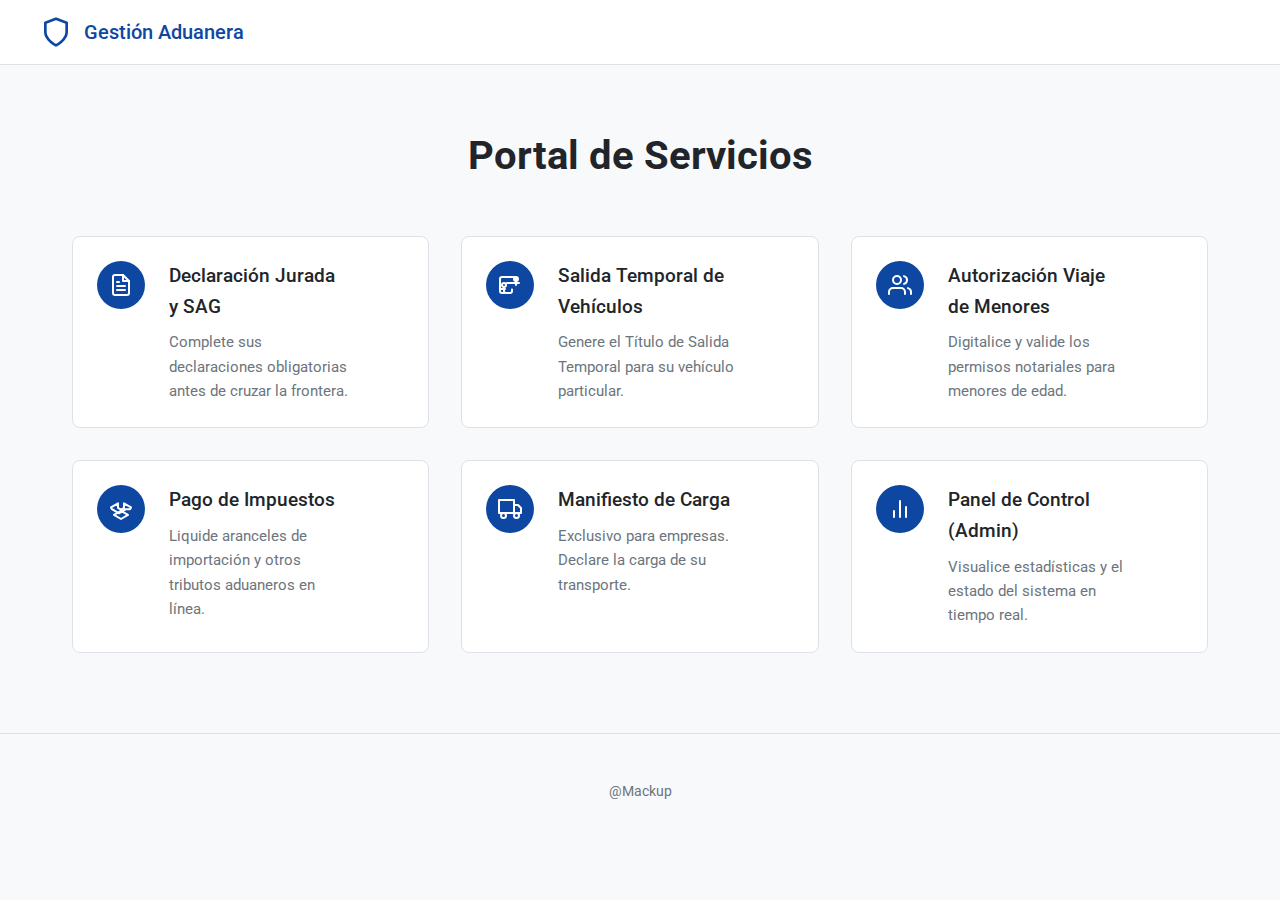
<file: index.html>
<!DOCTYPE html>
<html lang="es">
<head>
    <meta charset="UTF-8">
    <meta name="viewport" content="width=device-width, initial-scale=1.0">
    <title>Sistema Integrado de Gestión Aduanera</title>
    <link rel="stylesheet" href="style.css">
    <link rel="preconnect" href="https://fonts.googleapis.com">
    <link rel="preconnect" href="https://fonts.gstatic.com" crossorigin>
    <link href="https://fonts.googleapis.com/css2?family=Roboto:wght@300;400;500;700&display=swap" rel="stylesheet">
</head>
<body>
    <header class="main-header">
        <div class="header-content">
            <div class="logo">
                <svg xmlns="http://www.w3.org/2000/svg" width="32" height="32" viewBox="0 0 24 24" fill="none" stroke="currentColor" stroke-width="2" stroke-linecap="round" stroke-linejoin="round"><path d="M12 22s8-4 8-10V5l-8-3-8 3v7c0 6 8 10 8 10z"></path></svg>
                <span>Gestión Aduanera</span>
            </div>
        </div>
    </header>

    <main class="portal-container">
        <div class="portal-header">
            <h1>Portal de Servicios</h1>
        </div>
        
        <div class="modulos-grid">
            <a href="declaracion.html" class="modulo-card">
                <div class="card-icon">
                    <svg xmlns="http://www.w3.org/2000/svg" width="24" height="24" viewBox="0 0 24 24" fill="none" stroke="currentColor" stroke-width="2" stroke-linecap="round" stroke-linejoin="round"><path d="M14 2H6a2 2 0 0 0-2 2v16a2 2 0 0 0 2 2h12a2 2 0 0 0 2-2V8z"></path><polyline points="14 2 14 8 20 8"></polyline><line x1="16" y1="13" x2="8" y2="13"></line><line x1="16" y1="17" x2="8" y2="17"></line><polyline points="10 9 9 9 8 9"></polyline></svg>
                </div>
                <div class="card-content">
                    <h3>Declaración Jurada y SAG</h3>
                    <p>Complete sus declaraciones obligatorias antes de cruzar la frontera.</p>
                </div>
                <span class="card-action">Iniciar Trámite</span>
            </a>
            <a href="vehiculos.html" class="modulo-card">
                <div class="card-icon">
                    <svg xmlns="http://www.w3.org/2000/svg" width="24" height="24" viewBox="0 0 24 24" fill="none" stroke="currentColor" stroke-width="2" stroke-linecap="round" stroke-linejoin="round"><path d="M14 16.5V18a2 2 0 0 1-2 2h-4a2 2 0 0 1-2-2v-1.5"></path><path d="M18 12v-6a2 2 0 0 0-2-2H4a2 2 0 0 0-2 2v12a2 2 0 0 0 2 2h2"></path><path d="M7 16H3m18-6H9"></path><circle cx="6" cy="12" r="2"></circle><circle cx="18" cy="6" r="2"></circle></svg>
                </div>
                <div class="card-content">
                    <h3>Salida Temporal de Vehículos</h3>
                    <p>Genere el Título de Salida Temporal para su vehículo particular.</p>
                </div>
                 <span class="card-action">Iniciar Trámite</span>
            </a>
            <a href="menores.html" class="modulo-card">
                <div class="card-icon">
                    <svg xmlns="http://www.w3.org/2000/svg" width="24" height="24" viewBox="0 0 24 24" fill="none" stroke="currentColor" stroke-width="2" stroke-linecap="round" stroke-linejoin="round"><path d="M17 21v-2a4 4 0 0 0-4-4H5a4 4 0 0 0-4 4v2"></path><circle cx="9" cy="7" r="4"></circle><path d="M23 21v-2a4 4 0 0 0-3-3.87"></path><path d="M16 3.13a4 4 0 0 1 0 7.75"></path></svg>
                </div>
                <div class="card-content">
                    <h3>Autorización Viaje de Menores</h3>
                    <p>Digitalice y valide los permisos notariales para menores de edad.</p>
                </div>
                 <span class="card-action">Iniciar Trámite</span>
            </a>
            <a href="pago_impuestos.html" class="modulo-card">
                <div class="card-icon">
                    <svg xmlns="http://www.w3.org/2000/svg" width="24" height="24" viewBox="0 0 24 24" fill="none" stroke="currentColor" stroke-width="2" stroke-linecap="round" stroke-linejoin="round"><path d="M21 12.22C21.42 11.64 21.78 11.02 22 10.36l-7-4.04v4.58l-3 1.73-3-1.73V6.32l-7 4.04c.22.66.58 1.28 1 1.86l7 4.04 7-4.04z"/><path d="M12 22l7-4.04-7-4.04-7 4.04L12 22z"/></svg>
                </div>
                <div class="card-content">
                    <h3>Pago de Impuestos</h3>
                    <p>Liquide aranceles de importación y otros tributos aduaneros en línea.</p>
                </div>
                <span class="card-action">Iniciar Trámite</span>
            </a>
            <a href="manifiesto.html" class="modulo-card">
                <div class="card-icon">
                    <svg xmlns="http://www.w3.org/2000/svg" width="24" height="24" viewBox="0 0 24 24" fill="none" stroke="currentColor" stroke-width="2" stroke-linecap="round" stroke-linejoin="round"><rect x="1" y="3" width="15" height="13"/><polygon points="16 8 20 8 23 11 23 16 16 16 16 8"/><circle cx="5.5" cy="18.5" r="2.5"/><circle cx="18.5" cy="18.5" r="2.5"/></svg>
                </div>
                <div class="card-content">
                    <h3>Manifiesto de Carga</h3>
                    <p>Exclusivo para empresas. Declare la carga de su transporte.</p>
                </div>
                <span class="card-action">Iniciar Trámite</span>
            </a>
            <a href="dashboard.html" class="modulo-card">
                <div class="card-icon">
                    <svg xmlns="http://www.w3.org/2000/svg" width="24" height="24" viewBox="0 0 24 24" fill="none" stroke="currentColor" stroke-width="2" stroke-linecap="round" stroke-linejoin="round"><line x1="18" y1="20" x2="18" y2="10"/><line x1="12" y1="20" x2="12" y2="4"/><line x1="6" y1="20" x2="6" y2="14"/></svg>
                </div>
                <div class="card-content">
                    <h3>Panel de Control (Admin)</h3>
                    <p>Visualice estadísticas y el estado del sistema en tiempo real.</p>
                </div>
                <span class="card-action">Acceder</span>
            </a>
        </div>
    </main>
    <footer class="main-footer">
        <p>@Mackup</p>
    </footer>
</body>
</html>
</file>
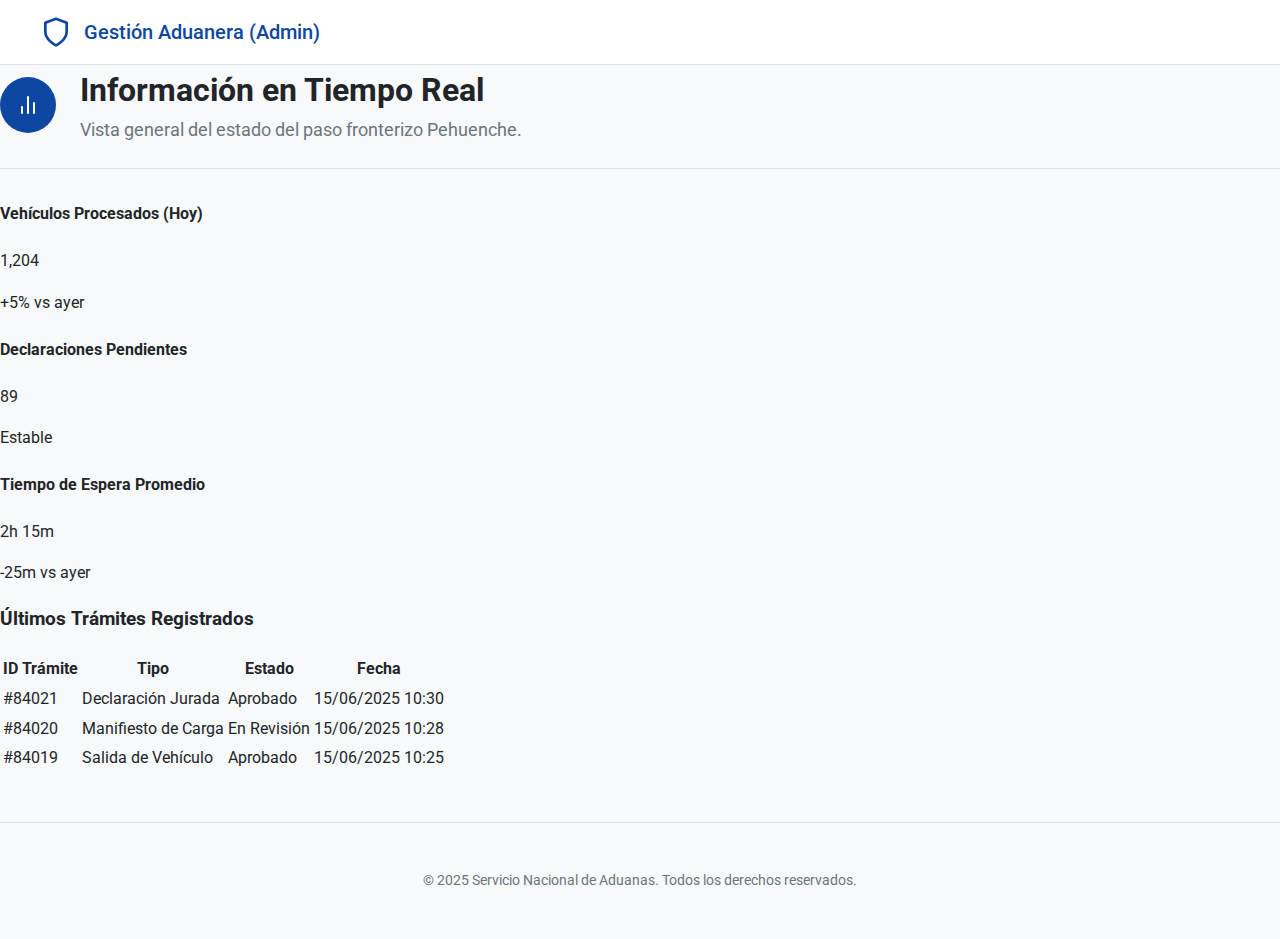
<file: dashboard.html>
<!DOCTYPE html>
<html lang="es">
<head>
    <meta charset="UTF-8">
    <meta name="viewport" content="width=device-width, initial-scale=1.0">
    <title>Panel de Control | Gestión Aduanera</title>
    <link rel="stylesheet" href="style.css">
    <link rel="preconnect" href="https://fonts.googleapis.com">
    <link rel="preconnect" href="https://fonts.gstatic.com" crossorigin>
    <link href="https://fonts.googleapis.com/css2?family=Roboto:wght@300;400;500;700&display=swap" rel="stylesheet">
</head>
<body>
    <header class="main-header">
         <div class="header-content">
            <a href="index.html" class="logo">
                <svg xmlns="http://www.w3.org/2000/svg" width="32" height="32" viewBox="0 0 24 24" fill="none" stroke="currentColor" stroke-width="2" stroke-linecap="round" stroke-linejoin="round"><path d="M12 22s8-4 8-10V5l-8-3-8 3v7c0 6 8 10 8 10z"></path></svg>
                <span>Gestión Aduanera (Admin)</span>
            </a>
        </div>
    </header>
    <main>
        <div class="dashboard-container">
            <div class="module-header">
                <div class="module-header-icon">
                    <svg xmlns="http://www.w3.org/2000/svg" width="24" height="24" viewBox="0 0 24 24" fill="none" stroke="currentColor" stroke-width="2" stroke-linecap="round" stroke-linejoin="round"><line x1="18" y1="20" x2="18" y2="10"/><line x1="12" y1="20" x2="12" y2="4"/><line x1="6" y1="20" x2="6" y2="14"/></svg>
                </div>
                <div class="module-header-text">
                    <h1>Información en Tiempo Real</h1>
                    <p>Vista general del estado del paso fronterizo Pehuenche.</p>
                </div>
            </div>

            <div class="stats-grid">
                <div class="stat-card">
                    <h4>Vehículos Procesados (Hoy)</h4>
                    <p class="stat-number">1,204</p>
                    <span class="stat-change positive">+5% vs ayer</span>
                </div>
                <div class="stat-card">
                    <h4>Declaraciones Pendientes</h4>
                    <p class="stat-number">89</p>
                    <span class="stat-change neutral">Estable</span>
                </div>
                <div class="stat-card">
                    <h4>Tiempo de Espera Promedio</h4>
                    <p class="stat-number">2h 15m</p>
                    <span class="stat-change negative">-25m vs ayer</span>
                </div>
            </div>

            <div class="table-container">
                <h3>Últimos Trámites Registrados</h3>
                <table>
                    <thead>
                        <tr>
                            <th>ID Trámite</th>
                            <th>Tipo</th>
                            <th>Estado</th>
                            <th>Fecha</th>
                        </tr>
                    </thead>
                    <tbody>
                        <tr>
                            <td>#84021</td>
                            <td>Declaración Jurada</td>
                            <td><span class="status approved">Aprobado</span></td>
                            <td>15/06/2025 10:30</td>
                        </tr>
                        <tr>
                            <td>#84020</td>
                            <td>Manifiesto de Carga</td>
                            <td><span class="status pending">En Revisión</span></td>
                            <td>15/06/2025 10:28</td>
                        </tr>
                         <tr>
                            <td>#84019</td>
                            <td>Salida de Vehículo</td>
                            <td><span class="status approved">Aprobado</span></td>
                            <td>15/06/2025 10:25</td>
                        </tr>
                    </tbody>
                </table>
            </div>
        </div>
    </main>
    <footer class="main-footer">
        <p>© 2025 Servicio Nacional de Aduanas. Todos los derechos reservados.</p>
    </footer>
</body>
</html>
</file>
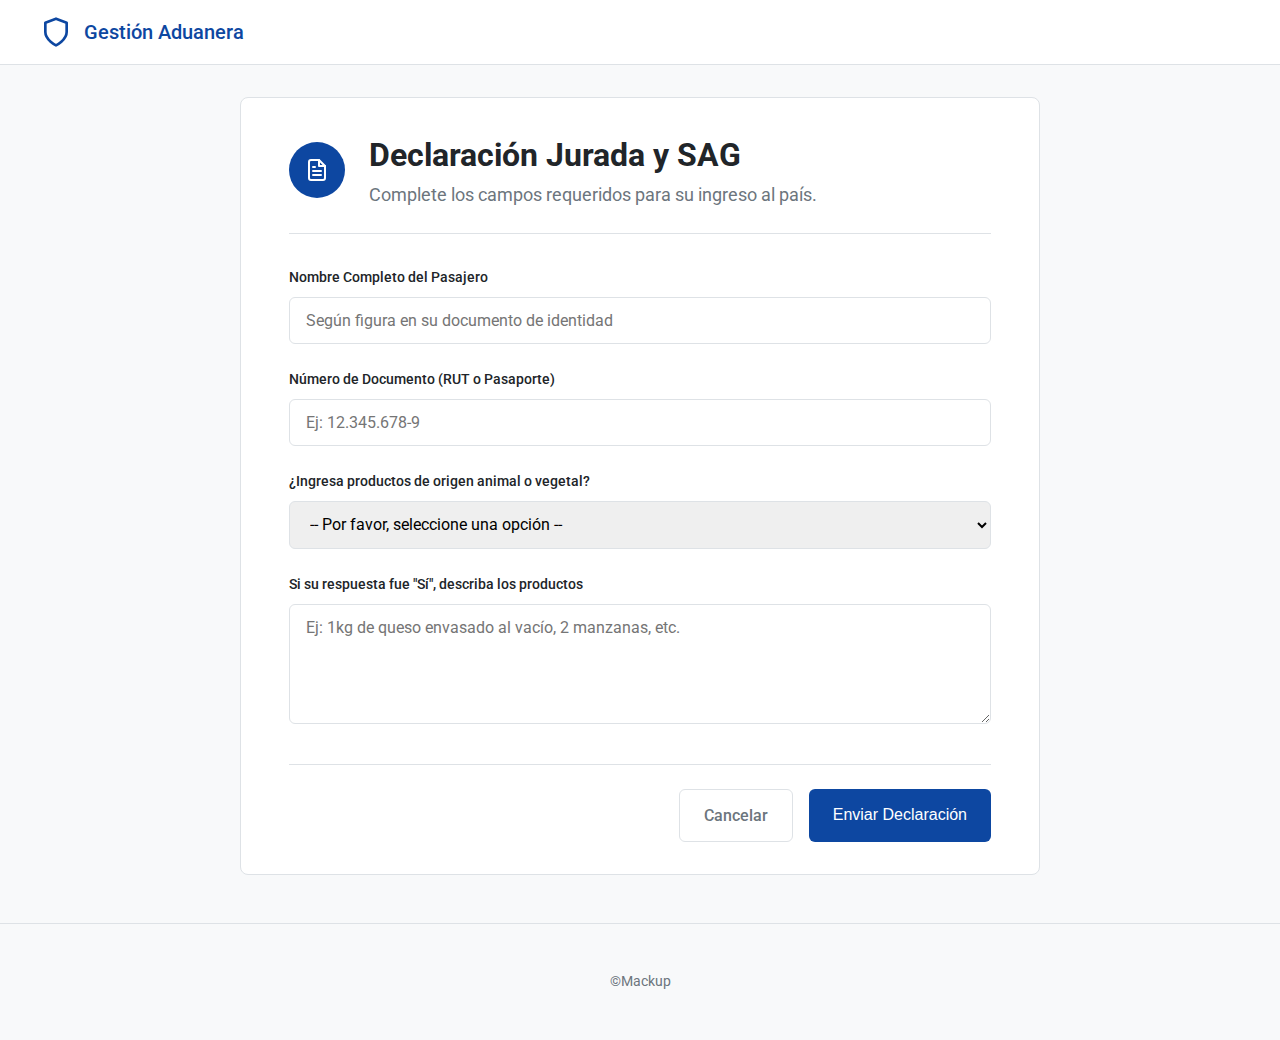
<file: declaracion.html>
<!DOCTYPE html>
<html lang="es">
<head>
    <meta charset="UTF-8">
    <meta name="viewport" content="width=device-width, initial-scale=1.0">
    <title>Declaración Jurada y SAG | Gestión Aduanera</title>
    <link rel="stylesheet" href="style.css">
    <link rel="preconnect" href="https://fonts.googleapis.com">
    <link rel="preconnect" href="https://fonts.gstatic.com" crossorigin>
    <link href="https://fonts.googleapis.com/css2?family=Roboto:wght@300;400;500;700&display=swap" rel="stylesheet">
</head>
<body>

    <header class="main-header">
         <div class="header-content">
            <a href="index.html" class="logo">
                <svg xmlns="http://www.w3.org/2000/svg" width="32" height="32" viewBox="0 0 24 24" fill="none" stroke="currentColor" stroke-width="2" stroke-linecap="round" stroke-linejoin="round"><path d="M12 22s8-4 8-10V5l-8-3-8 3v7c0 6 8 10 8 10z"></path></svg>
                <span>Gestión Aduanera</span>
            </a>
        </div>
    </header>

    <main>
        <div class="module-container">
            <div class="module-header">
                <div class="module-header-icon">
                    <svg xmlns="http://www.w3.org/2000/svg" width="24" height="24" viewBox="0 0 24 24" fill="none" stroke="currentColor" stroke-width="2" stroke-linecap="round" stroke-linejoin="round"><path d="M14 2H6a2 2 0 0 0-2 2v16a2 2 0 0 0 2 2h12a2 2 0 0 0 2-2V8z"></path><polyline points="14 2 14 8 20 8"></polyline><line x1="16" y1="13" x2="8" y2="13"></line><line x1="16" y1="17" x2="8" y2="17"></line><polyline points="10 9 9 9 8 9"></polyline></svg>
                </div>
                <div class="module-header-text">
                    <h1>Declaración Jurada y SAG</h1>
                    <p>Complete los campos requeridos para su ingreso al país.</p>
                </div>
            </div>

            <form id="declaracion-form">
                <div class="form-group">
                    <label for="nombre">Nombre Completo del Pasajero</label>
                    <input type="text" id="nombre" name="nombre" placeholder="Según figura en su documento de identidad" required>
                </div>
                <div class="form-group">
                    <label for="documento">Número de Documento (RUT o Pasaporte)</label>
                    <input type="text" id="documento" name="documento" placeholder="Ej: 12.345.678-9" required>
                </div>
                <div class="form-group">
                    <label for="productos">¿Ingresa productos de origen animal o vegetal?</label>
                    <select id="productos" name="productos" required>
                        <option value="">-- Por favor, seleccione una opción --</option>
                        <option value="no">No, no ingreso productos</option>
                        <option value="si">Sí, y los declararé a continuación</option>
                    </select>
                </div>
                <div class="form-group">
                    <label for="descripcion">Si su respuesta fue "Sí", describa los productos</label>
                    <textarea id="descripcion" name="descripcion" rows="4" placeholder="Ej: 1kg de queso envasado al vacío, 2 manzanas, etc."></textarea>
                </div>
                <div class="form-actions">
                    <a href="index.html" class="btn btn-secondary">Cancelar</a>
                    <button type="submit" class="btn btn-primary">Enviar Declaración</button>
                </div>
            </form>

            <div id="success-message" class="form-success-message">
                 <div class="success-icon">
                    <svg xmlns="http://www.w3.org/2000/svg" width="32" height="32" viewBox="0 0 24 24" fill="none" stroke="currentColor" stroke-width="2" stroke-linecap="round" stroke-linejoin="round"><path d="M22 11.08V12a10 10 0 1 1-5.93-9.14"></path><polyline points="22 4 12 14.01 9 11.01"></polyline></svg>
                 </div>
                 <div class="success-text">
                    <h3>Declaración Enviada con Éxito</h3>
                    <p>Sus datos han sido registrados en el sistema. Recibirá una copia en su correo electrónico.</p>
                 </div>
                 <a href="index.html" class="btn btn-primary">Volver al Portal</a>
            </div>
        </div>
    </main>

    <footer class="main-footer">
        <p>©Mackup</p>
    </footer>

    <script>
        document.getElementById('declaracion-form').addEventListener('submit', function(event) {
            event.preventDefault();
            const form = document.getElementById('declaracion-form');
            const successMessage = document.getElementById('success-message');
            const submitButton = form.querySelector('button[type="submit"]');
            submitButton.disabled = true;
            submitButton.textContent = 'Enviando...';
            setTimeout(() => {
                form.style.display = 'none';
                successMessage.style.display = 'flex';
            }, 1500);
        });
    </script>

</body>
</html>
</file>
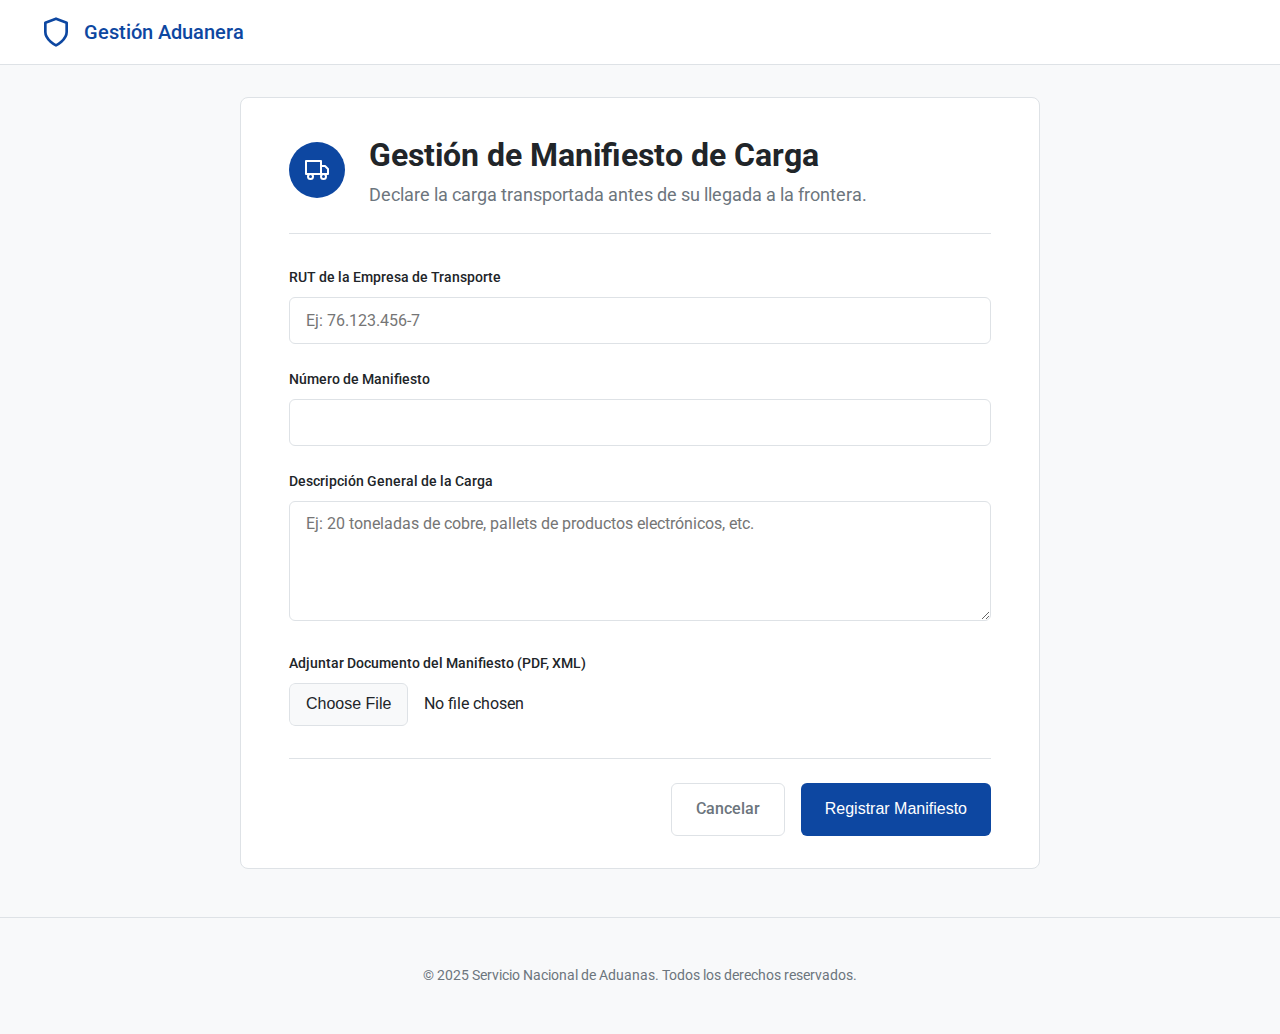
<file: manifiesto.html>
<!DOCTYPE html>
<html lang="es">
<head>
    <meta charset="UTF-8">
    <meta name="viewport" content="width=device-width, initial-scale=1.0">
    <title>Manifiesto de Carga | Gestión Aduanera</title>
    <link rel="stylesheet" href="style.css">
    <link rel="preconnect" href="https://fonts.googleapis.com">
    <link rel="preconnect" href="https://fonts.gstatic.com" crossorigin>
    <link href="https://fonts.googleapis.com/css2?family=Roboto:wght@300;400;500;700&display=swap" rel="stylesheet">
</head>
<body>
    <header class="main-header">
         <div class="header-content">
            <a href="index.html" class="logo">
                <svg xmlns="http://www.w3.org/2000/svg" width="32" height="32" viewBox="0 0 24 24" fill="none" stroke="currentColor" stroke-width="2" stroke-linecap="round" stroke-linejoin="round"><path d="M12 22s8-4 8-10V5l-8-3-8 3v7c0 6 8 10 8 10z"></path></svg>
                <span>Gestión Aduanera</span>
            </a>
        </div>
    </header>
    <main>
        <div class="module-container">
            <div class="module-header">
                <div class="module-header-icon">
                    <svg xmlns="http://www.w3.org/2000/svg" width="24" height="24" viewBox="0 0 24 24" fill="none" stroke="currentColor" stroke-width="2" stroke-linecap="round" stroke-linejoin="round"><rect x="1" y="3" width="15" height="13"/><polygon points="16 8 20 8 23 11 23 16 16 16 16 8"/><circle cx="5.5" cy="18.5" r="2.5"/><circle cx="18.5" cy="18.5" r="2.5"/></svg>
                </div>
                <div class="module-header-text">
                    <h1>Gestión de Manifiesto de Carga</h1>
                    <p>Declare la carga transportada antes de su llegada a la frontera.</p>
                </div>
            </div>
            <form id="manifiesto-form">
                <div class="form-group">
                    <label for="rut-empresa">RUT de la Empresa de Transporte</label>
                    <input type="text" id="rut-empresa" name="rut-empresa" placeholder="Ej: 76.123.456-7" required>
                </div>
                <div class="form-group">
                    <label for="numero-manifiesto">Número de Manifiesto</label>
                    <input type="text" id="numero-manifiesto" name="numero-manifiesto" required>
                </div>
                <div class="form-group">
                    <label for="descripcion-carga">Descripción General de la Carga</label>
                    <textarea id="descripcion-carga" name="descripcion-carga" rows="4" placeholder="Ej: 20 toneladas de cobre, pallets de productos electrónicos, etc." required></textarea>
                </div>
                <div class="form-group">
                    <label for="adjunto">Adjuntar Documento del Manifiesto (PDF, XML)</label>
                    <input type="file" id="adjunto" name="adjunto" accept=".pdf,.xml" required>
                </div>
                <div class="form-actions">
                    <a href="index.html" class="btn btn-secondary">Cancelar</a>
                    <button type="submit" class="btn btn-primary">Registrar Manifiesto</button>
                </div>
            </form>
            <div id="success-message-manifiesto" class="form-success-message">
                 <div class="success-icon">
                    <svg xmlns="http://www.w3.org/2000/svg" width="32" height="32" viewBox="0 0 24 24" fill="none" stroke="currentColor" stroke-width="2" stroke-linecap="round" stroke-linejoin="round"><path d="M22 11.08V12a10 10 0 1 1-5.93-9.14"></path><polyline points="22 4 12 14.01 9 11.01"></polyline></svg>
                 </div>
                 <div class="success-text">
                    <h3>Manifiesto Registrado Correctamente</h3>
                    <p>Su manifiesto de carga ha sido ingresado al sistema para su revisión.</p>
                 </div>
                 <a href="index.html" class="btn btn-primary">Volver al Portal</a>
            </div>
        </div>
    </main>
    <footer class="main-footer">
        <p>© 2025 Servicio Nacional de Aduanas. Todos los derechos reservados.</p>
    </footer>
    <script src="script.js"></script>
</body>
</html>
</file>
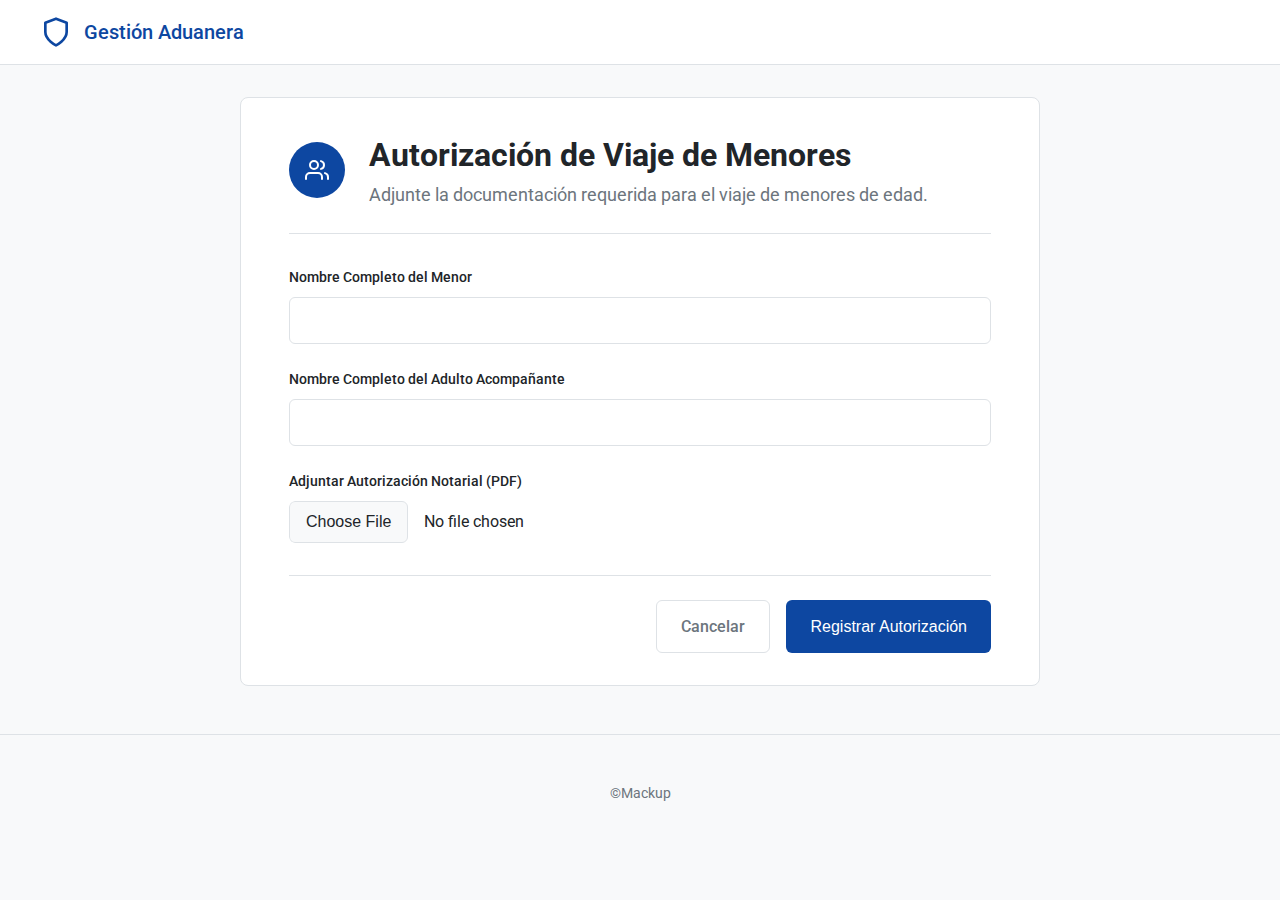
<file: menores.html>
<!DOCTYPE html>
<html lang="es">
<head>
    <meta charset="UTF-8">
    <meta name="viewport" content="width=device-width, initial-scale=1.0">
    <title>Viaje de Menores | Gestión Aduanera</title>
    <link rel="stylesheet" href="style.css">
    <link rel="preconnect" href="https://fonts.googleapis.com">
    <link rel="preconnect" href="https://fonts.gstatic.com" crossorigin>
    <link href="https://fonts.googleapis.com/css2?family=Roboto:wght@300;400;500;700&display=swap" rel="stylesheet">
</head>
<body>
    <header class="main-header">
        <div class="header-content">
           <a href="index.html" class="logo">
               <svg xmlns="http://www.w3.org/2000/svg" width="32" height="32" viewBox="0 0 24 24" fill="none" stroke="currentColor" stroke-width="2" stroke-linecap="round" stroke-linejoin="round"><path d="M12 22s8-4 8-10V5l-8-3-8 3v7c0 6 8 10 8 10z"></path></svg>
               <span>Gestión Aduanera</span>
           </a>
       </div>
   </header>
   <main>
    <div class="module-container">
        <div class="module-header">
            <div class="module-header-icon">
                <svg xmlns="http://www.w3.org/2000/svg" width="24" height="24" viewBox="0 0 24 24" fill="none" stroke="currentColor" stroke-width="2" stroke-linecap="round" stroke-linejoin="round"><path d="M17 21v-2a4 4 0 0 0-4-4H5a4 4 0 0 0-4 4v2"></path><circle cx="9" cy="7" r="4"></circle><path d="M23 21v-2a4 4 0 0 0-3-3.87"></path><path d="M16 3.13a4 4 0 0 1 0 7.75"></path></svg>
            </div>
            <div class="module-header-text">
                <h1>Autorización de Viaje de Menores</h1>
                <p>Adjunte la documentación requerida para el viaje de menores de edad.</p>
            </div>
        </div>
        <form id="menores-form">
            <div class="form-group">
                <label for="nombre-menor">Nombre Completo del Menor</label>
                <input type="text" id="nombre-menor" name="nombre-menor" required>
            </div>
            <div class="form-group">
                <label for="nombre-acompanante">Nombre Completo del Adulto Acompañante</label>
                <input type="text" id="nombre-acompanante" name="nombre-acompanante" required>
            </div>
            <div class="form-group">
                <label for="autorizacion">Adjuntar Autorización Notarial (PDF)</label>
                <input type="file" id="autorizacion" name="autorizacion" accept=".pdf" required>
            </div>
            <div class="form-actions">
                <a href="index.html" class="btn btn-secondary">Cancelar</a>
                <button type="submit" class="btn btn-primary">Registrar Autorización</button>
            </div>
        </form>
        <div id="success-message-menores" class="form-success-message">
             <div class="success-icon">
                <svg xmlns="http://www.w3.org/2000/svg" width="32" height="32" viewBox="0 0 24 24" fill="none" stroke="currentColor" stroke-width="2" stroke-linecap="round" stroke-linejoin="round"><path d="M22 11.08V12a10 10 0 1 1-5.93-9.14"></path><polyline points="22 4 12 14.01 9 11.01"></polyline></svg>
             </div>
             <div class="success-text">
                <h3>Documentación Recibida</h3>
                <p>La autorización ha sido registrada y será validada por un funcionario.</p>
             </div>
             <a href="index.html" class="btn btn-primary">Volver al Portal</a>
        </div>
    </div>
</main>
<footer class="main-footer">
    <p>©Mackup</p>
</footer>
<script>
    document.getElementById('menores-form').addEventListener('submit', function(event) {
        event.preventDefault();
        const form = document.getElementById('menores-form');
        const successMessage = document.getElementById('success-message-menores');
        const submitButton = form.querySelector('button[type="submit"]');
        submitButton.disabled = true;
        submitButton.textContent = 'Registrando...';
        setTimeout(() => {
            form.style.display = 'none';
            successMessage.style.display = 'flex';
        }, 1500);
    });
</script>
</body>
</html>
</file>
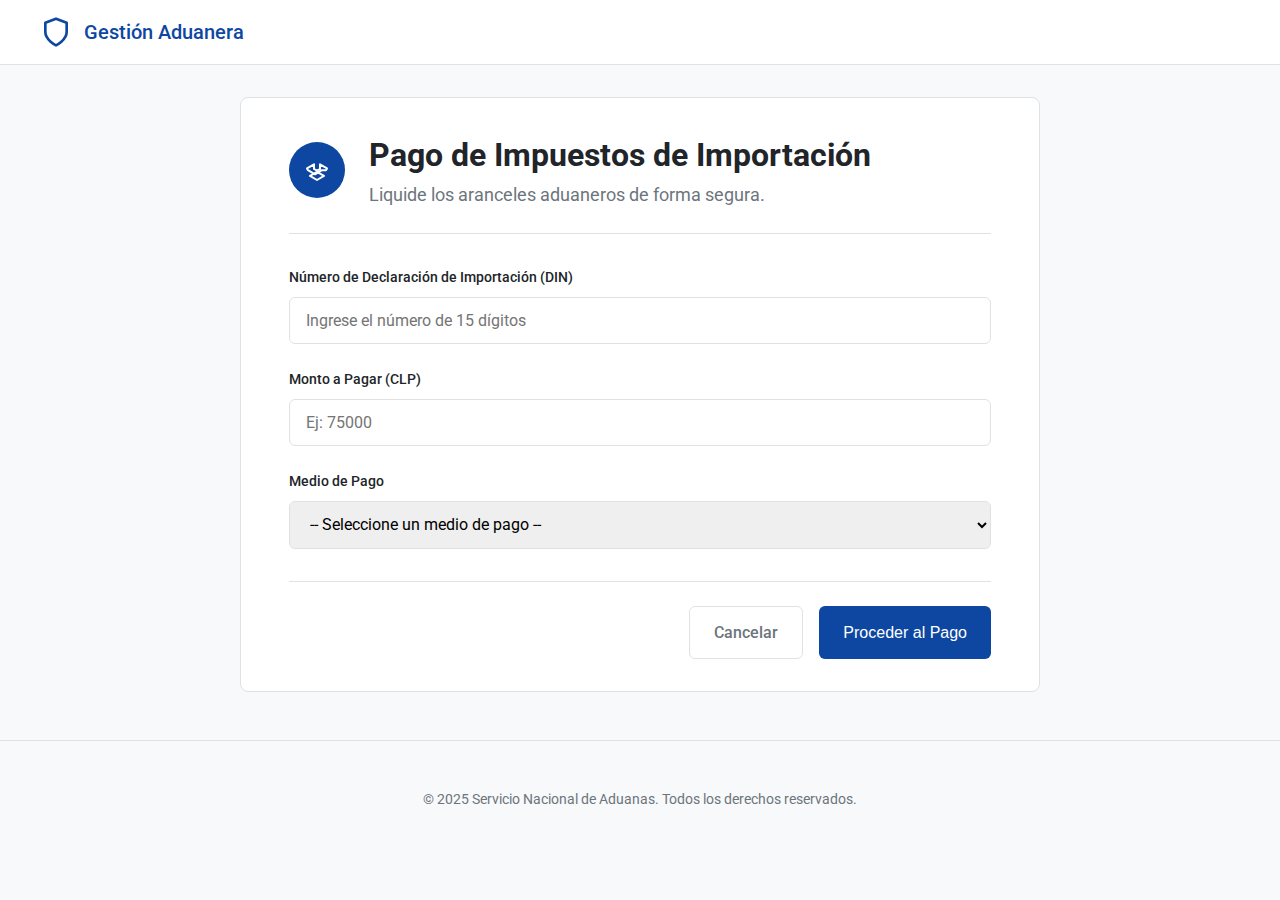
<file: pago_impuestos.html>
<!DOCTYPE html>
<html lang="es">
<head>
    <meta charset="UTF-8">
    <meta name="viewport" content="width=device-width, initial-scale=1.0">
    <title>Pago de Impuestos | Gestión Aduanera</title>
    <link rel="stylesheet" href="style.css">
    <link rel="preconnect" href="https://fonts.googleapis.com">
    <link rel="preconnect" href="https://fonts.gstatic.com" crossorigin>
    <link href="https://fonts.googleapis.com/css2?family=Roboto:wght@300;400;500;700&display=swap" rel="stylesheet">
</head>
<body>
    <header class="main-header">
         <div class="header-content">
            <a href="index.html" class="logo">
                <svg xmlns="http://www.w3.org/2000/svg" width="32" height="32" viewBox="0 0 24 24" fill="none" stroke="currentColor" stroke-width="2" stroke-linecap="round" stroke-linejoin="round"><path d="M12 22s8-4 8-10V5l-8-3-8 3v7c0 6 8 10 8 10z"></path></svg>
                <span>Gestión Aduanera</span>
            </a>
        </div>
    </header>
    <main>
        <div class="module-container">
            <div class="module-header">
                <div class="module-header-icon">
                    <svg xmlns="http://www.w3.org/2000/svg" width="24" height="24" viewBox="0 0 24 24" fill="none" stroke="currentColor" stroke-width="2" stroke-linecap="round" stroke-linejoin="round"><path d="M21 12.22C21.42 11.64 21.78 11.02 22 10.36l-7-4.04v4.58l-3 1.73-3-1.73V6.32l-7 4.04c.22.66.58 1.28 1 1.86l7 4.04 7-4.04z"/><path d="M12 22l7-4.04-7-4.04-7 4.04L12 22z"/></svg>
                </div>
                <div class="module-header-text">
                    <h1>Pago de Impuestos de Importación</h1>
                    <p>Liquide los aranceles aduaneros de forma segura.</p>
                </div>
            </div>
            <form id="pago-form">
                <div class="form-group">
                    <label for="din">Número de Declaración de Importación (DIN)</label>
                    <input type="text" id="din" name="din" placeholder="Ingrese el número de 15 dígitos" required>
                </div>
                <div class="form-group">
                    <label for="monto">Monto a Pagar (CLP)</label>
                    <input type="number" id="monto" name="monto" placeholder="Ej: 75000" required>
                </div>
                <div class="form-group">
                    <label for="medio-pago">Medio de Pago</label>
                    <select id="medio-pago" name="medio-pago" required>
                        <option value="">-- Seleccione un medio de pago --</option>
                        <option value="credito">Tarjeta de Crédito</option>
                        <option value="debito">Tarjeta de Débito</option>
                    </select>
                </div>
                <div class="form-actions">
                    <a href="index.html" class="btn btn-secondary">Cancelar</a>
                    <button type="submit" class="btn btn-primary">Proceder al Pago</button>
                </div>
            </form>
            <div id="success-message-pago" class="form-success-message">
                 <div class="success-icon">
                    <svg xmlns="http://www.w3.org/2000/svg" width="32" height="32" viewBox="0 0 24 24" fill="none" stroke="currentColor" stroke-width="2" stroke-linecap="round" stroke-linejoin="round"><path d="M22 11.08V12a10 10 0 1 1-5.93-9.14"></path><polyline points="22 4 12 14.01 9 11.01"></polyline></svg>
                 </div>
                 <div class="success-text">
                    <h3>Pago Procesado Exitosamente</h3>
                    <p>Su pago ha sido confirmado. El comprobante fue enviado a su correo.</p>
                 </div>
                 <a href="index.html" class="btn btn-primary">Volver al Portal</a>
            </div>
        </div>
    </main>
    <footer class="main-footer">
        <p>© 2025 Servicio Nacional de Aduanas. Todos los derechos reservados.</p>
    </footer>
    <script src="script.js"></script>
</body>
</html>
</file>
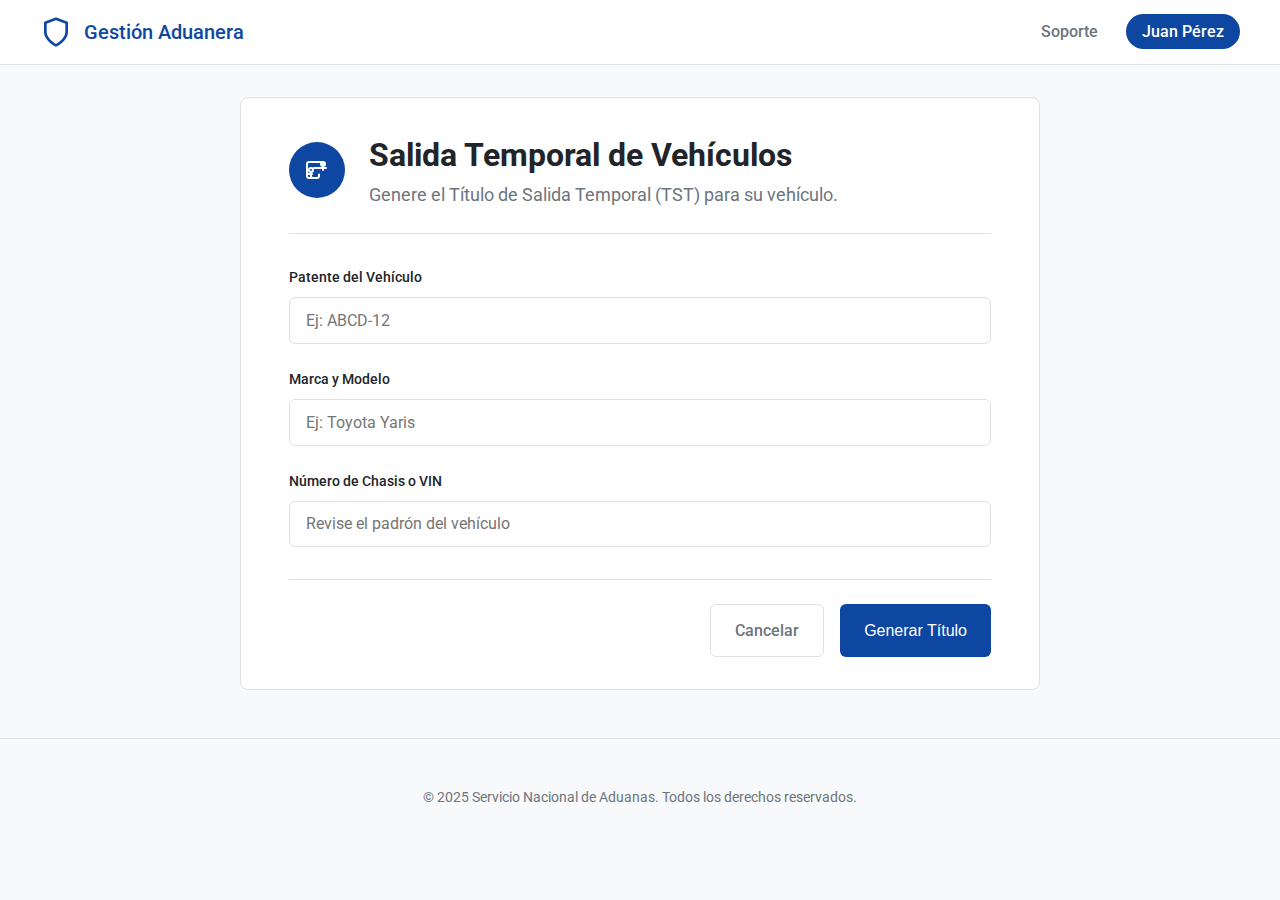
<file: vehiculos.html>
<!DOCTYPE html>
<html lang="es">
<head>
    <meta charset="UTF-8">
    <meta name="viewport" content="width=device-width, initial-scale=1.0">
    <title>Salida de Vehículos | Gestión Aduanera</title>
    <link rel="stylesheet" href="style.css">
    <link rel="preconnect" href="https://fonts.googleapis.com">
    <link rel="preconnect" href="https://fonts.gstatic.com" crossorigin>
    <link href="https://fonts.googleapis.com/css2?family=Roboto:wght@300;400;500;700&display=swap" rel="stylesheet">
</head>
<body>
    <header class="main-header">
        <div class="header-content">
           <a href="index.html" class="logo">
               <svg xmlns="http://www.w3.org/2000/svg" width="32" height="32" viewBox="0 0 24 24" fill="none" stroke="currentColor" stroke-width="2" stroke-linecap="round" stroke-linejoin="round"><path d="M12 22s8-4 8-10V5l-8-3-8 3v7c0 6 8 10 8 10z"></path></svg>
               <span>Gestión Aduanera</span>
           </a>
           <nav class="main-nav">
               <a href="#">Soporte</a>
               <a href="#" class="user-profile">Juan Pérez</a>
           </nav>
       </div>
   </header>
   <main>
    <div class="module-container">
        <div class="module-header">
            <div class="module-header-icon">
                <svg xmlns="http://www.w3.org/2000/svg" width="24" height="24" viewBox="0 0 24 24" fill="none" stroke="currentColor" stroke-width="2" stroke-linecap="round" stroke-linejoin="round"><path d="M14 16.5V18a2 2 0 0 1-2 2h-4a2 2 0 0 1-2-2v-1.5"></path><path d="M18 12v-6a2 2 0 0 0-2-2H4a2 2 0 0 0-2 2v12a2 2 0 0 0 2 2h2"></path><path d="M7 16H3m18-6H9"></path><circle cx="6" cy="12" r="2"></circle><circle cx="18" cy="6" r="2"></circle></svg>
            </div>
            <div class="module-header-text">
                <h1>Salida Temporal de Vehículos</h1>
                <p>Genere el Título de Salida Temporal (TST) para su vehículo.</p>
            </div>
        </div>
        <form id="vehiculo-form">
            <div class="form-group">
                <label for="patente">Patente del Vehículo</label>
                <input type="text" id="patente" name="patente" placeholder="Ej: ABCD-12" required>
            </div>
            <div class="form-group">
                <label for="marca">Marca y Modelo</label>
                <input type="text" id="marca" name="marca" placeholder="Ej: Toyota Yaris" required>
            </div>
            <div class="form-group">
                <label for="chasis">Número de Chasis o VIN</label>
                <input type="text" id="chasis" name="chasis" placeholder="Revise el padrón del vehículo" required>
            </div>
            <div class="form-actions">
                <a href="index.html" class="btn btn-secondary">Cancelar</a>
                <button type="submit" class="btn btn-primary">Generar Título</button>
            </div>
        </form>
        <div id="success-message-vehiculo" class="form-success-message">
             <div class="success-icon">
                <svg xmlns="http://www.w3.org/2000/svg" width="32" height="32" viewBox="0 0 24 24" fill="none" stroke="currentColor" stroke-width="2" stroke-linecap="round" stroke-linejoin="round"><path d="M22 11.08V12a10 10 0 1 1-5.93-9.14"></path><polyline points="22 4 12 14.01 9 11.01"></polyline></svg>
             </div>
             <div class="success-text">
                <h3>Título Generado Correctamente</h3>
                <p>El Título de Salida Temporal ha sido emitido. Por favor, descárguelo desde su correo.</p>
             </div>
             <a href="index.html" class="btn btn-primary">Volver al Portal</a>
        </div>
    </div>
</main>
<footer class="main-footer">
    <p>© 2025 Servicio Nacional de Aduanas. Todos los derechos reservados.</p>
</footer>
<script>
    document.getElementById('vehiculo-form').addEventListener('submit', function(event) {
        event.preventDefault();
        const form = document.getElementById('vehiculo-form');
        const successMessage = document.getElementById('success-message-vehiculo');
        const submitButton = form.querySelector('button[type="submit"]');
        submitButton.disabled = true;
        submitButton.textContent = 'Generando...';
        setTimeout(() => {
            form.style.display = 'none';
            successMessage.style.display = 'flex';
        }, 1500);
    });
</script>
</body>
</html>
</file>
<file: style.css>
/* --- Variables y Estilos Globales --- */
:root {
    --primary-color: #0d47a1; /* Azul institucional oscuro */
    --primary-light: #1976d2; /* Azul más claro para interacciones */
    --background-color: #f8f9fa; /* Gris muy claro de fondo */
    --card-background: #ffffff;
    --text-primary: #212529; /* Negro suave para texto principal */
    --text-secondary: #6c757d; /* Gris para texto secundario */
    --border-color: #dee2e6; /* Color de borde sutil */
    --success-color: #198754; /* Verde para confirmaciones */
    --font-family: 'Roboto', sans-serif;
}

html {
    box-sizing: border-box;
}

*, *:before, *:after {
    box-sizing: inherit;
}

body {
    margin: 0;
    font-family: var(--font-family);
    background-color: var(--background-color);
    color: var(--text-primary);
    line-height: 1.6;
}

/* --- Encabezado Principal --- */
.main-header {
    background-color: var(--card-background);
    border-bottom: 1px solid var(--border-color);
    padding: 1rem 2rem;
}

.header-content {
    max-width: 1200px;
    margin: 0 auto;
    display: flex;
    justify-content: space-between;
    align-items: center;
}

.logo {
    display: flex;
    align-items: center;
    font-size: 1.25rem;
    font-weight: 500;
    color: var(--primary-color);
    text-decoration: none;
}

.logo svg {
    margin-right: 0.75rem;
}

.main-nav a {
    text-decoration: none;
    color: var(--text-secondary);
    margin-left: 1.5rem;
    font-weight: 500;
    transition: color 0.2s ease-in-out;
}

.main-nav a:hover {
    color: var(--primary-color);
}

.main-nav .user-profile {
    background-color: var(--primary-color);
    color: white;
    padding: 0.5rem 1rem;
    border-radius: 20px;
}
.main-nav .user-profile:hover {
    background-color: #0d47a1;
    color: white;
}

/* --- Estilos del Portal Principal --- */
.portal-container {
    max-width: 1200px;
    margin: 0 auto;
    padding: 2rem;
}

.portal-header {
    text-align: center;
    margin-bottom: 3rem;
}

.portal-header h1 { font-size: 2.5rem; font-weight: 700; margin-bottom: 0.5rem; }
.portal-header p { font-size: 1.125rem; color: var(--text-secondary); max-width: 600px; margin: 0 auto; }

/* --- Grid de Módulos --- */
.modulos-grid {
    display: grid;
    grid-template-columns: repeat(auto-fit, minmax(320px, 1fr));
    gap: 2rem;
}

.modulo-card {
    background-color: var(--card-background);
    border: 1px solid var(--border-color);
    border-radius: 8px;
    padding: 1.5rem;
    text-decoration: none;
    color: var(--text-primary);
    display: flex;
    align-items: flex-start;
    transition: transform 0.2s ease-in-out, box-shadow 0.2s ease-in-out, border-color 0.2s ease-in-out;
}

.modulo-card:hover {
    transform: translateY(-5px);
    box-shadow: 0 4px 20px rgba(0, 0, 0, 0.08);
    border-color: var(--primary-light);
}

.card-icon {
    flex-shrink: 0;
    background-color: var(--primary-color);
    color: white;
    border-radius: 50%;
    width: 48px;
    height: 48px;
    display: inline-flex;
    align-items: center;
    justify-content: center;
    margin-right: 1.5rem;
}

.card-content h3 { margin: 0 0 0.5rem 0; font-size: 1.2rem; font-weight: 500; }
.card-content p { margin: 0; color: var(--text-secondary); font-size: 0.95rem; }
.card-action { display: block; margin-top: 1rem; font-weight: 500; color: var(--primary-light); opacity: 0; transition: opacity 0.2s ease-in-out; align-self: flex-end; padding-top: 1rem; }
.modulo-card:hover .card-action { opacity: 1; }

/* --- ESTILOS PARA PÁGINAS DE MÓDULOS --- */
.module-container {
    max-width: 800px;
    margin: 2rem auto;
    padding: 2rem 3rem;
    background-color: var(--card-background);
    border: 1px solid var(--border-color);
    border-radius: 8px;
}

.module-header {
    display: flex;
    align-items: center;
    border-bottom: 1px solid var(--border-color);
    padding-bottom: 1.5rem;
    margin-bottom: 2rem;
}

.module-header-icon {
    flex-shrink: 0;
    background-color: var(--primary-color);
    color: white;
    border-radius: 50%;
    width: 56px;
    height: 56px;
    display: inline-flex;
    align-items: center;
    justify-content: center;
    margin-right: 1.5rem;
}

.module-header-text h1 { font-size: 2rem; margin: 0; }
.module-header-text p { font-size: 1.1rem; color: var(--text-secondary); margin: 0; }
.form-group { margin-bottom: 1.5rem; }
.form-group label { display: block; font-weight: 500; margin-bottom: 0.5rem; font-size: 0.9rem; }
.form-group input, .form-group select, .form-group textarea {
    width: 100%;
    padding: 0.8rem 1rem;
    border: 1px solid var(--border-color);
    border-radius: 6px;
    font-size: 1rem;
    font-family: var(--font-family);
    transition: border-color 0.2s ease-in-out, box-shadow 0.2s ease-in-out;
}
.form-group input:focus, .form-group select:focus, .form-group textarea:focus {
    outline: none;
    border-color: var(--primary-light);
    box-shadow: 0 0 0 3px rgba(25, 118, 210, 0.2);
}
textarea { resize: vertical; min-height: 120px; }
input[type="file"] {
    padding: 0;
    border: none;
}
input[type="file"]::file-selector-button {
    background-color: var(--background-color);
    color: var(--text-primary);
    border: 1px solid var(--border-color);
    padding: 0.7rem 1rem;
    border-radius: 6px;
    margin-right: 1rem;
    cursor: pointer;
    transition: background-color 0.2s ease-in-out;
}
input[type="file"]::file-selector-button:hover {
    background-color: #e9ecef;
}

.form-actions { display: flex; justify-content: flex-end; gap: 1rem; margin-top: 2rem; border-top: 1px solid var(--border-color); padding-top: 1.5rem; }
.btn { text-decoration: none; border: none; padding: 0.8rem 1.5rem; font-size: 1rem; font-weight: 500; border-radius: 6px; cursor: pointer; transition: background-color 0.2s ease-in-out, color 0.2s ease-in-out; }
.btn-primary { background-color: var(--primary-color); color: white; }
.btn-primary:hover { background-color: var(--primary-light); }
.btn-secondary { background-color: transparent; color: var(--text-secondary); border: 1px solid var(--border-color); }
.btn-secondary:hover { background-color: var(--background-color); color: var(--text-primary); }

/* --- ESTILOS PARA MENSAJE DE ÉXITO --- */
.form-success-message {
    display: none;
    flex-direction: column;
    align-items: center;
    text-align: center;
    background-color: #f8f9fa;
    border: 1px solid var(--border-color);
    border-radius: 8px;
    padding: 3rem;
}
.success-icon {
    color: var(--success-color);
    background-color: rgba(25, 135, 84, 0.1);
    border-radius: 50%;
    width: 64px;
    height: 64px;
    display: flex;
    align-items: center;
    justify-content: center;
    margin-bottom: 1.5rem;
}
.success-text h3 { margin: 0 0 0.5rem 0; font-size: 1.75rem; color: var(--text-primary); }
.success-text p { margin: 0 0 2rem 0; color: var(--text-secondary); max-width: 400px; }

/* --- Pie de Página --- */
.main-footer {
    text-align: center;
    padding: 2rem;
    margin-top: 3rem;
    border-top: 1px solid var(--border-color);
    color: var(--text-secondary);
    font-size: 0.9rem;
}
</file>
